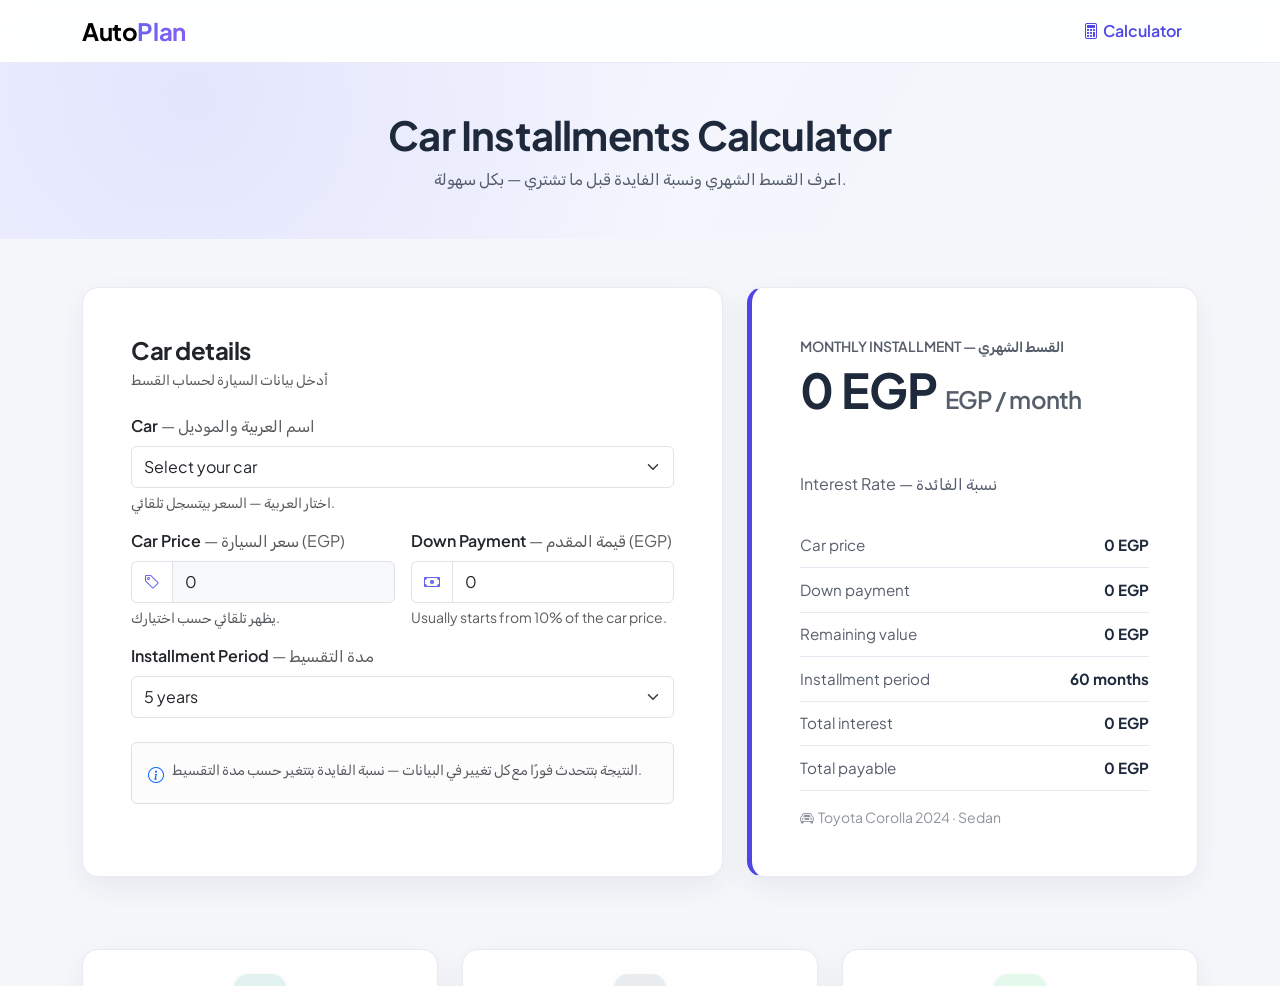
<file: index.html>
<!DOCTYPE html>
<html lang="en">
<head>
  <meta charset="UTF-8">
  <title>AutoPlan</title>
  <meta http-equiv="refresh" content="0; url=calculator.html">
  <link rel="icon" type="image/svg+xml" href="assets/img/logo.svg">
</head>
<body>
  <p>Redirecting to the <a href="calculator.html">AutoPlan calculator</a>…</p>
</body>
</html>
</file>
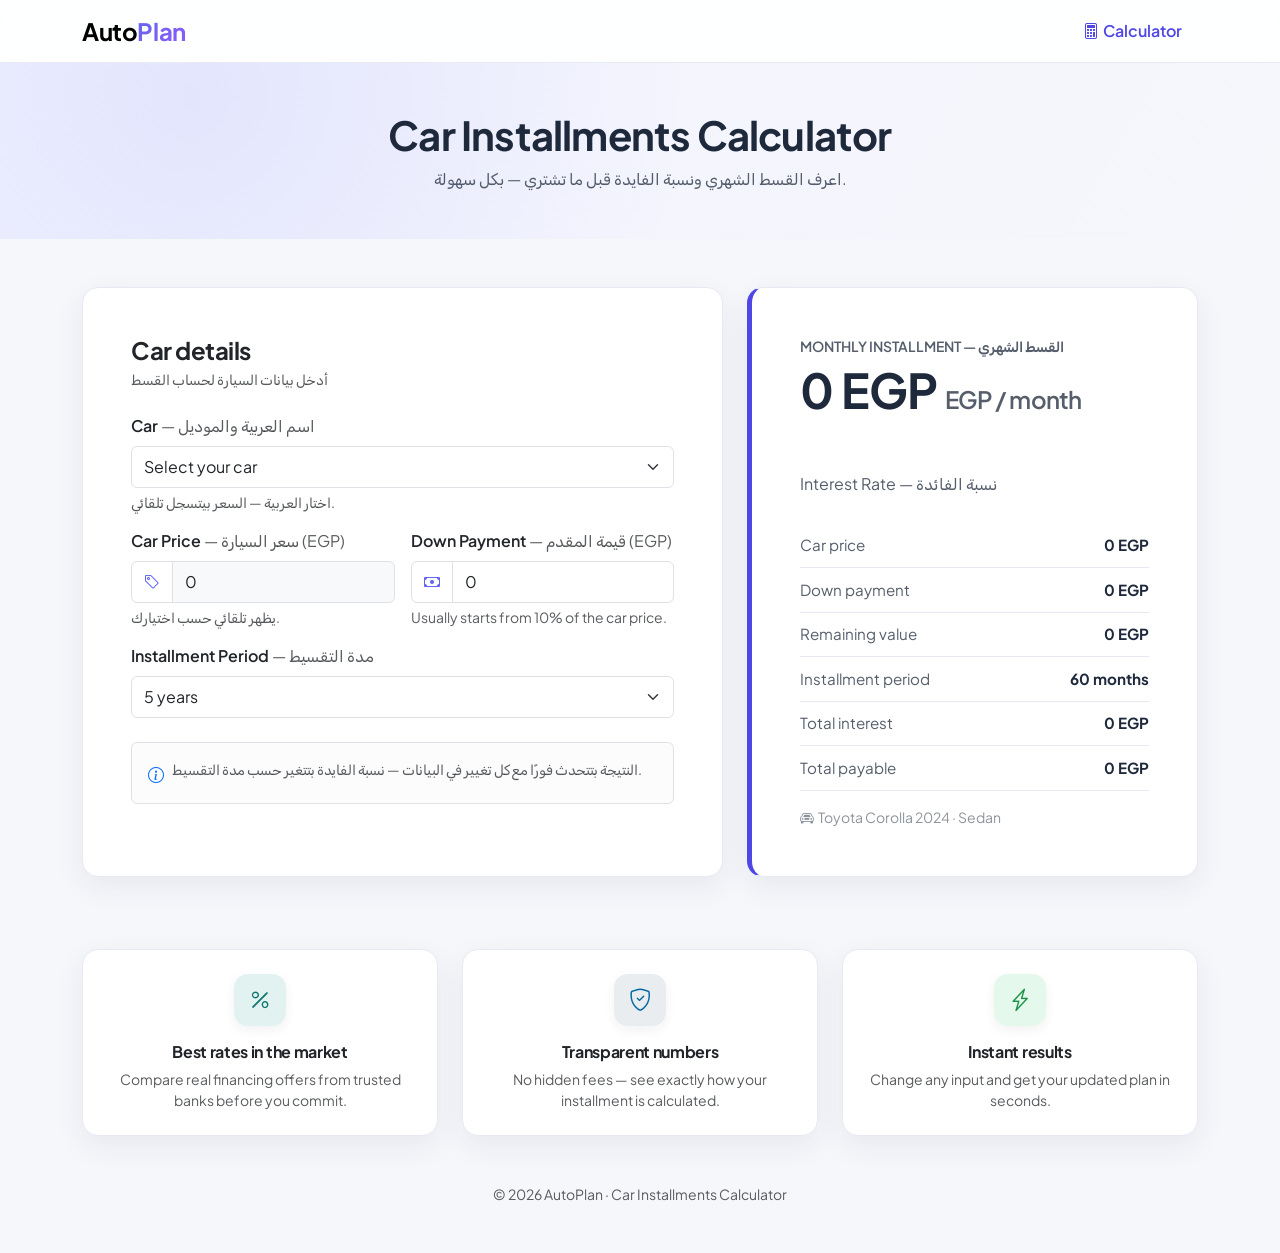
<file: calculator.html>
<!DOCTYPE html>
<html lang="en">
<head>
  <meta charset="UTF-8">
  <meta name="viewport" content="width=device-width, initial-scale=1.0">
  <title>Calculator · AutoPlan</title>
  <link rel="icon" type="image/svg+xml" href="assets/img/logo.svg">
  <link rel="preconnect" href="https://fonts.googleapis.com">
  <link rel="preconnect" href="https://fonts.gstatic.com" crossorigin>
  <link href="https://fonts.googleapis.com/css2?family=Plus+Jakarta+Sans:wght@400;500;600;700;800&family=Rubik:wght@400;500;600;700&display=swap" rel="stylesheet">
  <link href="https://cdn.jsdelivr.net/npm/bootstrap@5.3.3/dist/css/bootstrap.min.css" rel="stylesheet">
  <link href="https://cdn.jsdelivr.net/npm/bootstrap-icons@1.11.3/font/bootstrap-icons.css" rel="stylesheet">
  <link rel="stylesheet" href="assets/css/style.css">
</head>
<body>

  <nav class="navbar navbar-expand-lg sticky-top app-navbar">
    <div class="container">
      <a class="navbar-brand d-flex align-items-center gap-2" href="calculator.html">
        <span class="fw-bold fs-4">Auto<span class="brand-gradient">Plan</span></span>
      </a>
      <ul class="navbar-nav ms-auto flex-row gap-2">
        <li class="nav-item"><a class="nav-link active fw-semibold px-3" aria-current="page" href="calculator.html"><i class="bi bi-calculator me-1"></i>Calculator</a></li>
      </ul>
    </div>
  </nav>

  <header class="hero-header py-5 mb-4 mb-lg-5">
    <div class="container text-center">
      <h1 class="fw-bold display-6 mb-2">Car Installments Calculator</h1>
      <p class="mb-0 opacity-75">اعرف القسط الشهري ونسبة الفايدة قبل ما تشتري — بكل سهولة.</p>
    </div>
  </header>

  <main class="container pb-5">

    <section class="row g-4 align-items-stretch">
      <div class="col-lg-7">
        <div class="card p-4 p-md-5 h-100">
          <h2 class="h4 fw-bold mb-1">Car details</h2>
          <p class="text-muted small mb-4">أدخل بيانات السيارة لحساب القسط</p>

          <form id="calcForm" novalidate>
            <div class="row g-3 mb-3">
              <div class="col-12">
                <label for="carSelect" class="form-label fw-semibold">Car <span class="text-muted fw-normal">— اسم العربية والموديل</span></label>
                <select class="form-select py-2" id="carSelect" required>
                  <option value="" selected disabled>Select your car</option>
                  <option value="680000" data-model="BYD Seagull 2024" data-type="Electric">BYD Seagull 2024 — 680,000 EGP</option>
                  <option value="850000" data-model="Nissan Sunny 2024" data-type="Sedan">Nissan Sunny 2024 — 850,000 EGP</option>
                  <option value="1020000" data-model="KIA Cerato 2024" data-type="Sedan">KIA Cerato 2024 — 1,020,000 EGP</option>
                  <option value="1050000" data-model="Hyundai Elantra 2024" data-type="Sedan">Hyundai Elantra 2024 — 1,050,000 EGP</option>
                  <option value="1050000" data-model="Chery Tiggo 4 Pro 2024" data-type="SUV">Chery Tiggo 4 Pro 2024 — 1,050,000 EGP</option>
                  <option value="1100000" data-model="Toyota Corolla 2024" data-type="Sedan">Toyota Corolla 2024 — 1,100,000 EGP</option>
                  <option value="1150000" data-model="MG ZS 2024" data-type="SUV">MG ZS 2024 — 1,150,000 EGP</option>
                  <option value="1450000" data-model="Toyota Corolla Cross 2024" data-type="SUV">Toyota Corolla Cross 2024 — 1,450,000 EGP</option>
                  <option value="1480000" data-model="KIA Sportage 2024" data-type="SUV">KIA Sportage 2024 — 1,480,000 EGP</option>
                  <option value="1550000" data-model="Hyundai Tucson 2024" data-type="SUV">Hyundai Tucson 2024 — 1,550,000 EGP</option>
                </select>
                <div class="form-text">اختار العربية — السعر بيتسجل تلقائي.</div>
              </div>
            </div>

            <div class="row g-3 mb-3">
              <div class="col-md-6">
                <label for="carPrice" class="form-label fw-semibold">Car Price <span class="text-muted fw-normal">— سعر السيارة (EGP)</span></label>
                <div class="input-group">
                  <span class="input-group-text input-icon"><i class="bi bi-tag"></i></span>
                  <input type="number" class="form-control py-2 bg-light" id="carPrice" min="50000" step="1000" value="0" readonly required>
                </div>
                <div class="form-text">يظهر تلقائي حسب اختيارك.</div>
              </div>
              <div class="col-md-6">
                <label for="downPayment" class="form-label fw-semibold">Down Payment <span class="text-muted fw-normal">— قيمة المقدم (EGP)</span></label>
                <div class="input-group">
                  <span class="input-group-text input-icon"><i class="bi bi-cash"></i></span>
                  <input type="number" class="form-control py-2" id="downPayment" min="0" max="450000" step="5000" value="0" required>
                </div>
                <div class="form-text">Usually starts from 10% of the car price.</div>
              </div>
            </div>

            <div class="row g-3 align-items-end mb-4">
              <div class="col-12">
                <label for="period" class="form-label fw-semibold">Installment Period <span class="text-muted fw-normal">— مدة التقسيط</span></label>
                <select class="form-select py-2" id="period" required>
                  <option value="1">1 year</option>
                  <option value="2">2 years</option>
                  <option value="3">3 years</option>
                  <option value="4">4 years</option>
                  <option value="5" selected>5 years</option>
                  <option value="7">7 years</option>
                </select>
              </div>
            </div>

            <div class="alert alert-light border d-flex gap-2 align-items-start mb-0" role="alert">
              <i class="bi bi-info-circle text-primary mt-1"></i>
              <small class="text-muted">
                النتيجة بتتحدث فورًا مع كل تغيير في البيانات — نسبة الفايدة بتتغير حسب مدة التقسيط.
              </small>
            </div>
          </form>
        </div>
      </div>
      <div class="col-lg-5">
        <div class="results-panel p-4 p-md-5 h-100 d-flex flex-column justify-content-center">
          <p class="text-uppercase small fw-semibold opacity-75 mb-1">Monthly Installment — القسط الشهري</p>
          <h2 class="display-5 fw-bold mb-0"><span id="monthlyInstallment">0</span> <span class="fs-4 fw-semibold opacity-75">EGP / month</span></h2>

          <hr class="border-light opacity-25 my-4">

          <div class="d-flex justify-content-between align-items-center mb-4">
            <span class="opacity-75">Interest Rate — نسبة الفائدة</span>
            <span id="interestBadge" class="badge fs-6 px-3 py-2" style="background-color: rgba(255,255,255,.16);">10% total</span>
          </div>

          <div class="result-row"><span class="opacity-75">Car price</span><strong id="resultCarPrice">0 EGP</strong></div>
          <div class="result-row"><span class="opacity-75">Down payment</span><strong id="resultDown">0 EGP</strong></div>
          <div class="result-row"><span class="opacity-75">Remaining value</span><strong id="resultFinanced">0 EGP</strong></div>
          <div class="result-row"><span class="opacity-75">Installment period</span><strong id="resultPeriod">24 months</strong></div>
          <div class="result-row"><span class="opacity-75">Total interest</span><strong id="resultInterest">0 EGP</strong></div>
          <div class="result-row"><span class="opacity-75">Total payable</span><strong id="resultPayable">0 EGP</strong></div>

          <small class="opacity-50 mt-3">
            <i class="bi bi-car-front me-1"></i><span id="resultCarLabel">Toyota Corolla 2024 · Sedan</span>
          </small>
        </div>
      </div>
    </section>

    <section class="row g-3 g-md-4 mt-4 mt-lg-5">
      <div class="col-md-4">
        <div class="card h-100 p-4 offer-card text-center">
          <span class="icon-badge icon-primary mx-auto mb-3" style="background-color: rgba(13,148,136,.12); color:#0f766e;"><i class="bi bi-percent"></i></span>
          <h3 class="h6 fw-bold">Best rates in the market</h3>
          <p class="text-muted small mb-0">Compare real financing offers from trusted banks before you commit.</p>
        </div>
      </div>
      <div class="col-md-4">
        <div class="card h-100 p-4 offer-card text-center">
          <span class="icon-badge icon-info mx-auto mb-3" style="background-color: rgba(75, 110, 126, 0.12); color:#0369a1;"><i class="bi bi-shield-check"></i></span>
          <h3 class="h6 fw-bold">Transparent numbers</h3>
          <p class="text-muted small mb-0">No hidden fees — see exactly how your installment is calculated.</p>
        </div>
      </div>
      <div class="col-md-4">
        <div class="card h-100 p-4 offer-card text-center">
          <span class="icon-badge icon-success mx-auto mb-3" style="background-color: rgba(34,197,94,.12); color:#1c9249;"><i class="bi bi-lightning-charge"></i></span>
          <h3 class="h6 fw-bold">Instant results</h3>
          <p class="text-muted small mb-0">Change any input and get your updated plan in seconds.</p>
        </div>
      </div>
    </section>

    <footer class="text-center text-muted small mt-5">
      &copy; 2026 AutoPlan · Car Installments Calculator
    </footer>
  </main>

  <script src="https://cdn.jsdelivr.net/npm/bootstrap@5.3.3/dist/js/bootstrap.bundle.min.js"></script>
  <script src="assets/js/calculator.js"></script>
</body>
</html>
</file>
<file: assets/css/style.css>
:root {
  --ap-bg: #F6F7FB;
  --ap-card: #FFFFFF;
  --ap-text: #1E293B;
  --ap-muted: #64748B;
  --ap-line: #E7EAF3;
  --ap-accent: #4F46E5;
  --ap-accent-dark: #4338CA;
  --ap-accent-soft: #EEF2FF;
  --ap-gradient: linear-gradient(135deg, #6366F1 0%, #8B5CF6 100%);
  --ap-shadow: 0 10px 30px rgba(30, 41, 59, 0.07);
}

body {
  font-family: "Plus Jakarta Sans", "Rubik", system-ui, -apple-system, "Segoe UI", sans-serif;
  background-color: var(--ap-bg);
  color: var(--ap-text);
}

h1, h2, h3, h4, h5, h6,
.navbar-brand {
  font-weight: 800;
  letter-spacing: -0.02em;
}

:focus-visible {
  outline: 3px solid rgba(79, 70, 229, 0.35);
  outline-offset: 2px;
}

.brand-gradient {
  background: var(--ap-gradient);
  -webkit-background-clip: text;
  background-clip: text;
  -webkit-text-fill-color: transparent;
}

.btn-brand {
  background: var(--ap-accent);
  color: #fff;
  border: none;
  border-radius: 12px;
  font-weight: 700;
  box-shadow: 0 8px 18px rgba(79, 70, 229, 0.22);
  transition: transform 0.15s ease, box-shadow 0.15s ease, background 0.15s ease;
}

.btn-brand:hover,
.btn-brand:focus {
  background: var(--ap-accent-dark);
  color: #fff;
  transform: translateY(-1px);
  box-shadow: 0 12px 24px rgba(79, 70, 229, 0.28);
}

.card {
  background-color: var(--ap-card);
  border: 1px solid var(--ap-line);
  border-radius: 16px;
  box-shadow: var(--ap-shadow);
}

.app-navbar {
  background-color: rgba(255, 255, 255, 0.9);
  backdrop-filter: blur(10px);
  border-bottom: 1px solid var(--ap-line);
}

.app-navbar .nav-link.active {
  color: var(--ap-accent);
  font-weight: 700;
}

.hero-header {
  background:
    radial-gradient(circle at 15% 20%, rgba(99, 102, 241, 0.10), transparent 45%),
    linear-gradient(120deg, #F1F3FF 0%, #F6F7FB 100%);
  color: var(--ap-text);
}

.results-panel {
  background-color: var(--ap-card);
  color: var(--ap-text);
  border: 1px solid var(--ap-line);
  border-left: 5px solid var(--ap-accent);
  border-radius: 16px;
  box-shadow: var(--ap-shadow);
}

.form-control:focus,
.form-select:focus {
  border-color: var(--ap-accent);
  box-shadow: 0 0 0 0.25rem rgba(79, 70, 229, 0.12);
}

.form-select {
  cursor: pointer;
}

.input-icon {
  background-color: transparent;
  color: #6366F1;
}

.result-row {
  display: flex;
  justify-content: space-between;
  align-items: center;
  padding-block: 0.65rem;
  border-bottom: 1px solid var(--ap-line);
  font-size: 0.95rem;
}

.result-row:last-child {
  border-bottom: none;
}

.offer-card {
  transition: transform 0.18s ease, box-shadow 0.18s ease;
}

.offer-card:hover {
  transform: translateY(-3px);
  box-shadow: 0 16px 36px rgba(30, 41, 59, 0.10);
}

.icon-badge {
  width: 52px;
  height: 52px;
  display: inline-flex;
  align-items: center;
  justify-content: center;
  border-radius: 14px;
  font-size: 1.4rem;
  box-shadow: 0 4px 12px rgba(30, 41, 59, 0.06);
}

@media (prefers-reduced-motion: reduce) {
  .btn-brand,
  .offer-card {
    transition: none;
    transform: none;
  }
}
</file>
